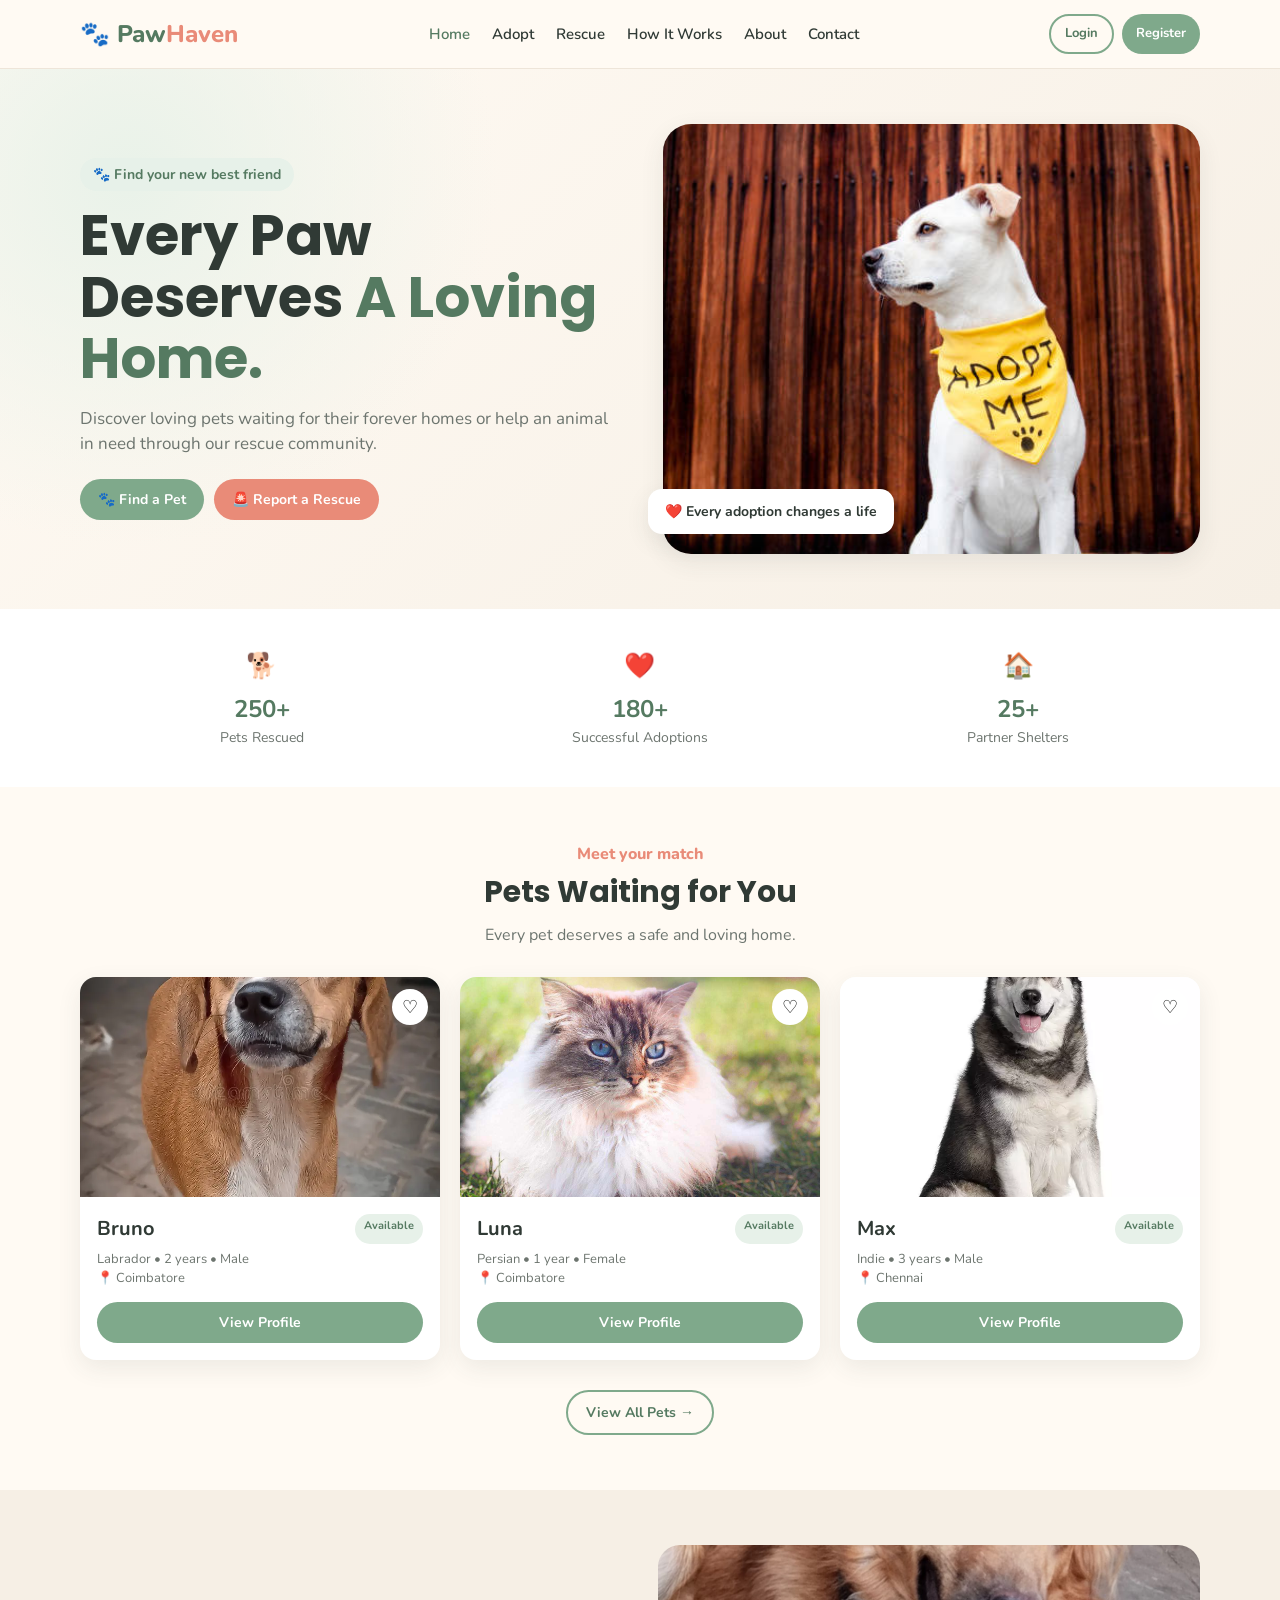
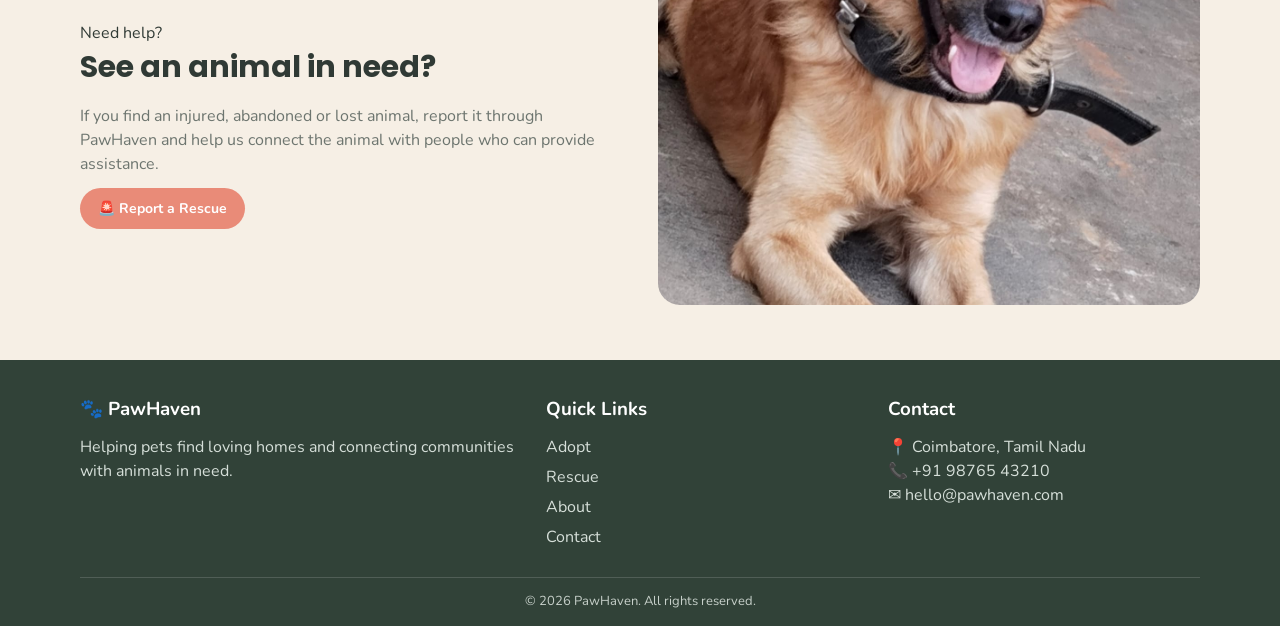
<file: index.html>
<!DOCTYPE html>
<html lang="en">

<head>

    <meta charset="UTF-8">

    <meta name="viewport"
          content="width=device-width, initial-scale=1.0">

    <title>PawHaven | Pet Adoption & Rescue</title>

    <link rel="stylesheet"
          href="css/style.css">

</head>

<body>

<nav class="navbar">

    <div class="container nav-content">

        <a href="index.html" class="logo">
            🐾 Paw<span>Haven</span>
        </a>

        <button class="menu-toggle"
                id="menuToggle">
            ☰
        </button>

        <ul class="nav-links"
            id="navLinks">

            <li><a href="index.html"
                   class="active">Home</a></li>

            <li><a href="adopt.html">Adopt</a></li>

            <li><a href="rescue.html">Rescue</a></li>

            <li>
                <a href="how-it-works.html">
                    How It Works
                </a>
            </li>

            <li><a href="about.html">About</a></li>

            <li><a href="contact.html">Contact</a></li>

        </ul>

        <div class="nav-buttons">

            <a href="login.html"
               class="btn btn-outline btn-small">
                Login
            </a>

            <a href="register.html"
               class="btn btn-primary btn-small">
                Register
            </a>

        </div>

    </div>

</nav>


<main>

<section class="hero">

    <div class="container hero-content">

        <div class="hero-text">

            <span class="tag">
                🐾 Find your new best friend
            </span>

            <h1>
                Every Paw Deserves
                <span>A Loving Home.</span>
            </h1>

            <p>
                Discover loving pets waiting for their forever
                homes or help an animal in need through our rescue
                community.
            </p>

            <div class="hero-buttons">

                <a href="adopt.html"
                   class="btn btn-primary">
                    🐾 Find a Pet
                </a>

                <a href="rescue.html"
                   class="btn btn-coral">
                    🚨 Report a Rescue
                </a>

            </div>

        </div>


        <div class="hero-image">

            <img src="images/hero.jpg"
                 alt="Happy adopted dog">

            <div class="hero-badge">
                ❤️ Every adoption changes a life
            </div>

        </div>

    </div>

</section>


<section class="stats">

    <div class="container stats-grid">

        <div class="stat-card">
            <div class="icon">🐕</div>
            <h3>250+</h3>
            <p>Pets Rescued</p>
        </div>

        <div class="stat-card">
            <div class="icon">❤️</div>
            <h3>180+</h3>
            <p>Successful Adoptions</p>
        </div>

        <div class="stat-card">
            <div class="icon">🏠</div>
            <h3>25+</h3>
            <p>Partner Shelters</p>
        </div>

    </div>

</section>


<section class="section">

    <div class="container">

        <div class="section-heading">

            <span class="tag">Meet your match</span>

            <h2>Pets Waiting for You</h2>

            <p>
                Every pet deserves a safe and loving home.
            </p>

        </div>


        <div class="pet-grid">

            <div class="pet-card">

                <div class="pet-image">

                    <img src="images/dog1.jpg"
                         alt="Bruno">

                    <button class="favorite">
                        ♡
                    </button>

                </div>

                <div class="pet-info">

                    <div class="pet-title">

                        <h3>Bruno</h3>

                        <span class="status">
                            Available
                        </span>

                    </div>

                    <p class="pet-meta">
                        Labrador • 2 years • Male
                        <br>
                        📍 Coimbatore
                    </p>

                    <a href="pet-details.html?id=1"
                       class="btn btn-primary">
                        View Profile
                    </a>

                </div>

            </div>


            <div class="pet-card">

                <div class="pet-image">

                    <img src="images/cat1.jpg"
                         alt="Luna">

                    <button class="favorite">
                        ♡
                    </button>

                </div>

                <div class="pet-info">

                    <div class="pet-title">

                        <h3>Luna</h3>

                        <span class="status">
                            Available
                        </span>

                    </div>

                    <p class="pet-meta">
                        Persian • 1 year • Female
                        <br>
                        📍 Coimbatore
                    </p>

                    <a href="pet-details.html?id=2"
                       class="btn btn-primary">
                        View Profile
                    </a>

                </div>

            </div>


            <div class="pet-card">

                <div class="pet-image">

                    <img src="images/dog2.jpg"
                         alt="Max">

                    <button class="favorite">
                        ♡
                    </button>

                </div>

                <div class="pet-info">

                    <div class="pet-title">

                        <h3>Max</h3>

                        <span class="status">
                            Available
                        </span>

                    </div>

                    <p class="pet-meta">
                        Indie • 3 years • Male
                        <br>
                        📍 Chennai
                    </p>

                    <a href="pet-details.html?id=3"
                       class="btn btn-primary">
                        View Profile
                    </a>

                </div>

            </div>

        </div>


        <div style="text-align:center; margin-top:30px">

            <a href="adopt.html"
               class="btn btn-outline">
                View All Pets →
            </a>

        </div>

    </div>

</section>


<section class="section"
         style="background:#f6efe5">

    <div class="container info-grid">

        <div class="info-text">

            <span class="tag">
                Need help?
            </span>

            <h2>
                See an animal in need?
            </h2>

            <p>
                If you find an injured, abandoned or lost animal,
                report it through PawHaven and help us connect
                the animal with people who can provide assistance.
            </p>

            <a href="rescue.html"
               class="btn btn-coral">
                🚨 Report a Rescue
            </a>

        </div>

        <div class="info-image">

            <img src="images/dog3.jpg"
                 alt="Rescue dog">

        </div>

    </div>

</section>

</main>


<footer class="footer">

    <div class="container">

        <div class="footer-grid">

            <div>

                <h3>🐾 PawHaven</h3>

                <p>
                    Helping pets find loving homes and connecting
                    communities with animals in need.
                </p>

            </div>

            <div>

                <h3>Quick Links</h3>

                <ul class="footer-links">

                    <li>
                        <a href="adopt.html">Adopt</a>
                    </li>

                    <li>
                        <a href="rescue.html">Rescue</a>
                    </li>

                    <li>
                        <a href="about.html">About</a>
                    </li>

                    <li>
                        <a href="contact.html">Contact</a>
                    </li>

                </ul>

            </div>

            <div>

                <h3>Contact</h3>

                <p>📍 Coimbatore, Tamil Nadu</p>
                <p>📞 +91 98765 43210</p>
                <p>✉ hello@pawhaven.com</p>

            </div>

        </div>

        <div class="footer-bottom">

            © <span id="year"></span> PawHaven.
            All rights reserved.

        </div>

    </div>

</footer>


<script src="js/main.js"></script>

</body>

</html>
</file>
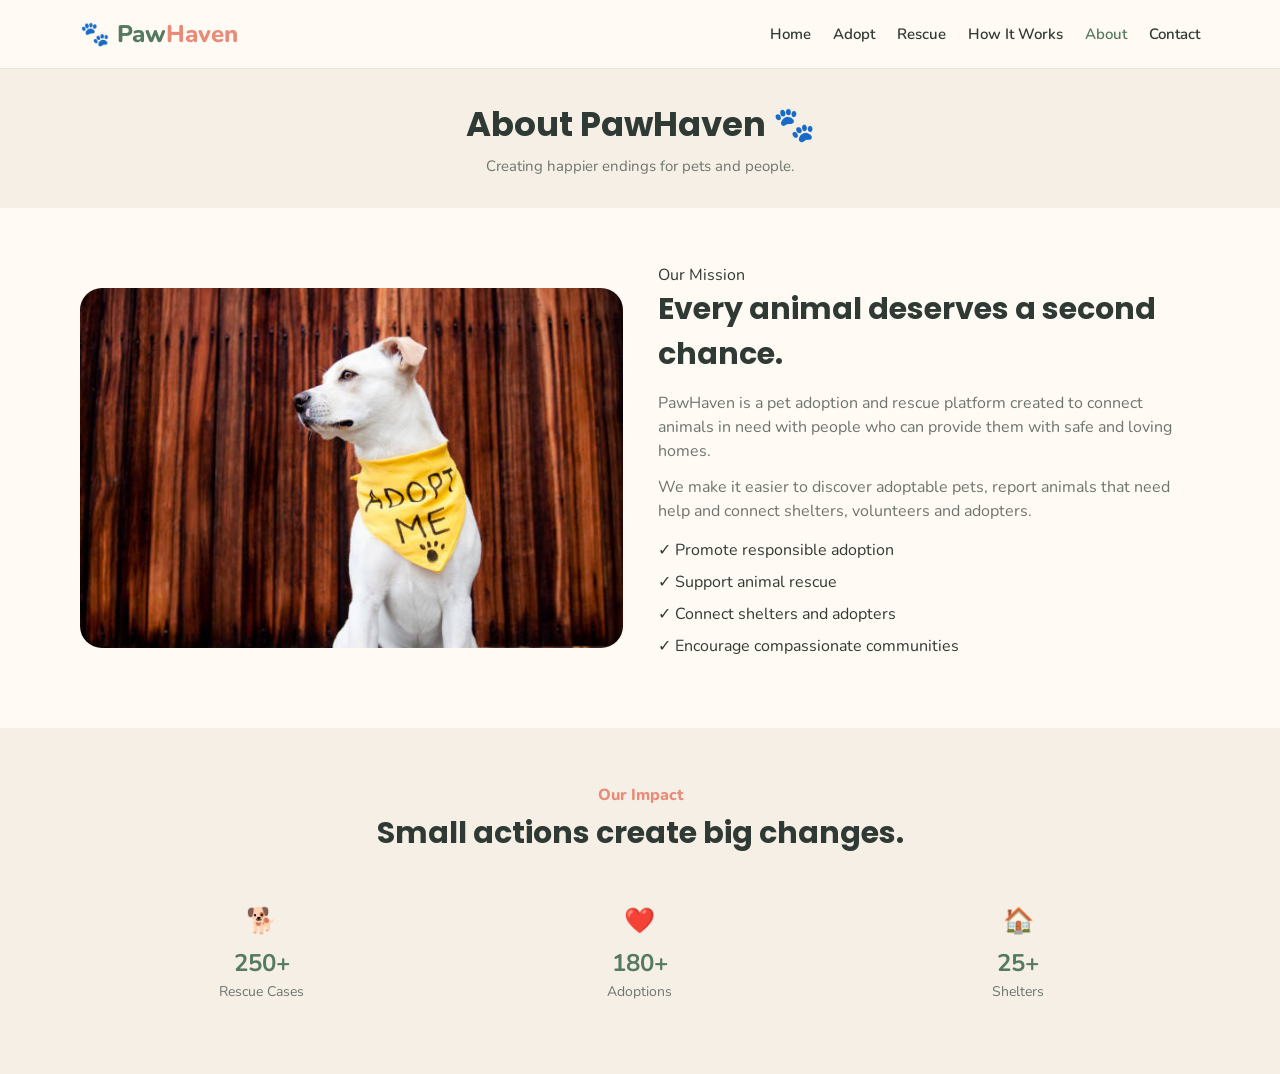
<file: about.html>
<!DOCTYPE html>
<html lang="en">

<head>

    <meta charset="UTF-8">

    <meta name="viewport"
          content="width=device-width, initial-scale=1.0">

    <title>About Us | PawHaven</title>

    <link rel="stylesheet"
          href="css/style.css">

</head>

<body>

<nav class="navbar">

    <div class="container nav-content">

        <a href="index.html" class="logo">
            🐾 Paw<span>Haven</span>
        </a>

        <ul class="nav-links">

            <li><a href="index.html">Home</a></li>
            <li><a href="adopt.html">Adopt</a></li>
            <li><a href="rescue.html">Rescue</a></li>
            <li><a href="how-it-works.html">How It Works</a></li>
            <li>
                <a href="about.html"
                   class="active">
                    About
                </a>
            </li>
            <li><a href="contact.html">Contact</a></li>

        </ul>

    </div>

</nav>


<header class="page-header">

    <div class="container">

        <h1>About PawHaven 🐾</h1>

        <p>
            Creating happier endings for pets and people.
        </p>

    </div>

</header>


<main>

<section class="section">

    <div class="container info-grid">

        <div class="info-image">

            <img src="images/hero.jpg"
                 alt="Pet waiting for a home">

        </div>


        <div class="info-text">

            <span class="tag">
                Our Mission
            </span>

            <h2>
                Every animal deserves a second chance.
            </h2>

            <p>
                PawHaven is a pet adoption and rescue platform
                created to connect animals in need with people
                who can provide them with safe and loving homes.
            </p>

            <p>
                We make it easier to discover adoptable pets,
                report animals that need help and connect
                shelters, volunteers and adopters.
            </p>

            <ul class="info-list">

                <li>✓ Promote responsible adoption</li>
                <li>✓ Support animal rescue</li>
                <li>✓ Connect shelters and adopters</li>
                <li>✓ Encourage compassionate communities</li>

            </ul>

        </div>

    </div>

</section>


<section class="section"
         style="background:#f6efe5">

    <div class="container">

        <div class="section-heading">

            <span class="tag">
                Our Impact
            </span>

            <h2>
                Small actions create big changes.
            </h2>

        </div>


        <div class="stats-grid">

            <div class="stat-card">

                <div class="icon">🐕</div>

                <h3>250+</h3>

                <p>
                    Rescue Cases
                </p>

            </div>


            <div class="stat-card">

                <div class="icon">❤️</div>

                <h3>180+</h3>

                <p>
                    Adoptions
                </p>

            </div>


            <div class="stat-card">

                <div class="icon">🏠</div>

                <h3>25+</h3>

                <p>
                    Shelters
                </p>

            </div>

        </div>

    </div>

</section>

</main>

</body>

</html>
</file>
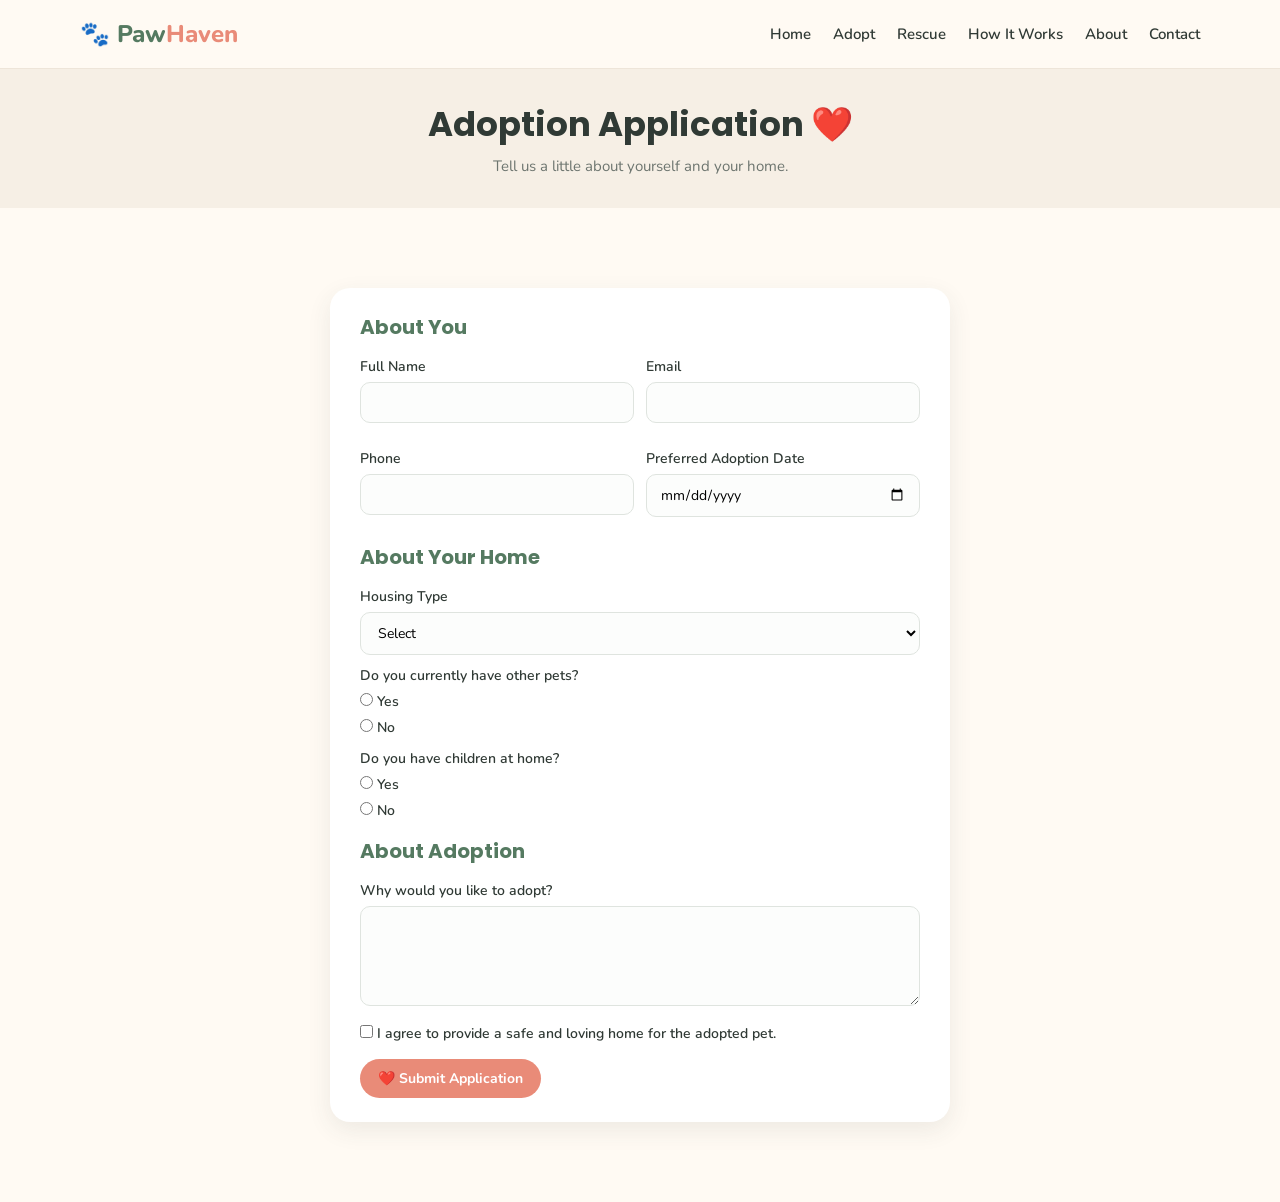
<file: adoption.html>
<!DOCTYPE html>
<html lang="en">

<head>

    <meta charset="UTF-8">

    <meta name="viewport"
          content="width=device-width, initial-scale=1.0">

    <title>Adoption Application | PawHaven</title>

    <link rel="stylesheet"
          href="css/style.css">

</head>

<body>

<nav class="navbar">

    <div class="container nav-content">

        <a href="index.html" class="logo">
            🐾 Paw<span>Haven</span>
        </a>

        <ul class="nav-links">

            <li><a href="index.html">Home</a></li>
            <li><a href="adopt.html">Adopt</a></li>
            <li><a href="rescue.html">Rescue</a></li>
            <li><a href="how-it-works.html">How It Works</a></li>
            <li><a href="about.html">About</a></li>
            <li><a href="contact.html">Contact</a></li>

        </ul>

    </div>

</nav>


<header class="page-header">

    <div class="container">

        <h1>Adoption Application ❤️</h1>

        <p>
            Tell us a little about yourself and your home.
        </p>

    </div>

</header>


<main class="section">

    <div class="form-container">

        <div id="adoptionSuccess"
             class="success-message">
        </div>


        <form id="adoptionForm">

            <div class="form-section">

                <h3>About You</h3>

                <div class="form-grid">

                    <div class="form-group">

                        <label for="applicantName">
                            Full Name
                        </label>

                        <input type="text"
                               id="applicantName"
                               class="form-control"
                               required>

                        <span id="applicantNameError"
                              class="error-message">
                        </span>

                    </div>


                    <div class="form-group">

                        <label for="applicantEmail">
                            Email
                        </label>

                        <input type="email"
                               id="applicantEmail"
                               class="form-control"
                               required>

                        <span id="applicantEmailError"
                              class="error-message">
                        </span>

                    </div>


                    <div class="form-group">

                        <label>
                            Phone
                        </label>

                              <input id="applicantPhone"
                                  type="tel"
                               class="form-control"
                               pattern="[0-9]{10}"
                               required>

                    </div>


                    <div class="form-group">

                        <label>
                            Preferred Adoption Date
                        </label>

                              <input id="preferredDate"
                                  type="date"
                               class="form-control"
                               required>

                    </div>

                </div>

            </div>


            <div class="form-section">

                <h3>About Your Home</h3>

                <div class="form-group">

                    <label>
                        Housing Type
                    </label>

                        <select id="housingType"
                            class="form-control"
                            required>

                        <option value="">
                            Select
                        </option>

                        <option>
                            Independent House
                        </option>

                        <option>
                            Apartment
                        </option>

                        <option>
                            Other
                        </option>

                    </select>

                </div>


                <div class="form-group">

                    <label>
                        Do you currently have other pets?
                    </label>

                    <label>
                        <input type="radio"
                               name="otherPets"
                               value="Yes"
                               id="otherPetsYes"
                               required>
                        Yes
                    </label>

                    <label>
                        <input type="radio"
                               name="otherPets"
                               value="No"
                               id="otherPetsNo">
                        No
                    </label>

                </div>


                <div class="form-group">

                    <label>
                        Do you have children at home?
                    </label>

                    <label>
                        <input type="radio"
                               name="children"
                               value="Yes"
                               id="childrenYes"
                               required>
                        Yes
                    </label>

                    <label>
                        <input type="radio"
                               name="children"
                               value="No"
                               id="childrenNo">
                        No
                    </label>

                </div>

            </div>


            <div class="form-section">

                <h3>About Adoption</h3>

                <div class="form-group">

                    <label for="reason">
                        Why would you like to adopt?
                    </label>

                    <textarea
                        id="reason"
                        class="form-control"
                        required></textarea>

                    <span id="reasonError"
                          class="error-message">
                    </span>

                </div>


                <div class="form-group">

                    <label>

                        <input type="checkbox"
                               id="agreement">

                        I agree to provide a safe and loving
                        home for the adopted pet.

                    </label>

                    <span id="agreementError"
                          class="error-message">
                    </span>

                </div>

            </div>


            <button type="submit"
                    class="btn btn-coral">

                ❤️ Submit Application

            </button>

        </form>

    </div>

</main>


<script src="js/validation.js"></script>

</body>

</html>
</file>
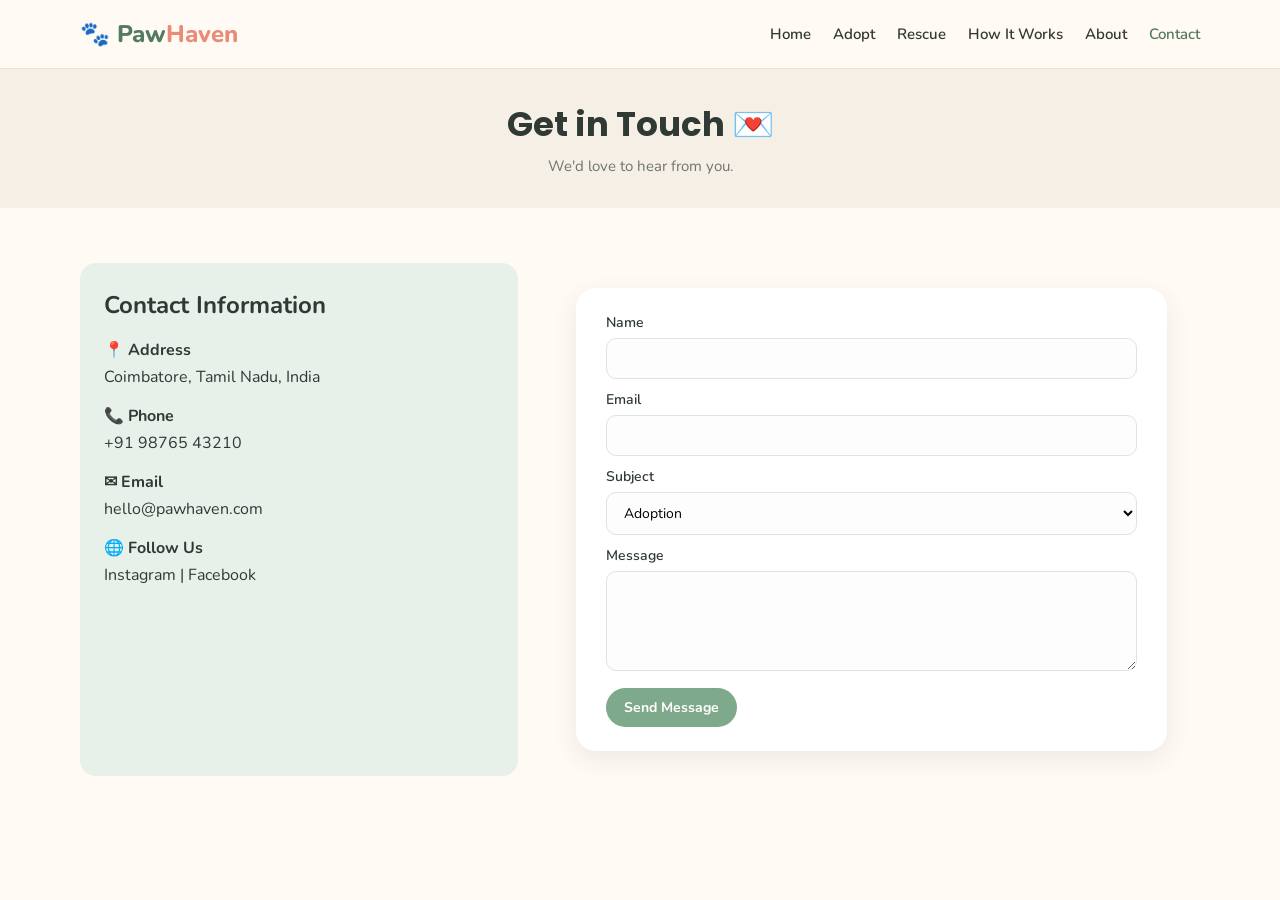
<file: contact.html>
<!DOCTYPE html>
<html lang="en">

<head>

    <meta charset="UTF-8">

    <meta name="viewport"
          content="width=device-width, initial-scale=1.0">

    <title>Contact | PawHaven</title>

    <link rel="stylesheet"
          href="css/style.css">

</head>

<body>

<nav class="navbar">

    <div class="container nav-content">

        <a href="index.html" class="logo">
            🐾 Paw<span>Haven</span>
        </a>

        <ul class="nav-links">

            <li><a href="index.html">Home</a></li>
            <li><a href="adopt.html">Adopt</a></li>
            <li><a href="rescue.html">Rescue</a></li>
            <li><a href="how-it-works.html">How It Works</a></li>
            <li><a href="about.html">About</a></li>
            <li>
                <a href="contact.html"
                   class="active">
                    Contact
                </a>
            </li>

        </ul>

    </div>

</nav>


<header class="page-header">

    <div class="container">

        <h1>Get in Touch 💌</h1>

        <p>
            We'd love to hear from you.
        </p>

    </div>

</header>


<main class="section">

    <div class="container contact-grid">


        <div class="contact-card">

            <h2>
                Contact Information
            </h2>

            <div class="contact-item">

                <strong>📍 Address</strong>

                Coimbatore, Tamil Nadu, India

            </div>


            <div class="contact-item">

                <strong>📞 Phone</strong>

                +91 98765 43210

            </div>


            <div class="contact-item">

                <strong>✉ Email</strong>

                hello@pawhaven.com

            </div>


            <div class="contact-item">

                <strong>🌐 Follow Us</strong>

                <a href="#">
                    Instagram
                </a>
                |
                <a href="#">
                    Facebook
                </a>

            </div>

        </div>


        <div class="form-container">

            <div id="contactSuccess"
                 class="success-message">
            </div>


            <form id="contactForm">

                <div class="form-group">

                    <label for="contactName">
                        Name
                    </label>

                    <input type="text"
                           id="contactName"
                           class="form-control"
                           required>

                    <span id="contactNameError"
                          class="error-message">
                    </span>

                </div>


                <div class="form-group">

                    <label for="contactEmail">
                        Email
                    </label>

                    <input type="email"
                           id="contactEmail"
                           class="form-control"
                           required>

                    <span id="contactEmailError"
                          class="error-message">
                    </span>

                </div>


                <div class="form-group">

                    <label>
                        Subject
                    </label>

                        <select id="contactSubject"
                            class="form-control">

                        <option>
                            Adoption
                        </option>

                        <option>
                            Rescue
                        </option>

                        <option>
                            Shelter Partnership
                        </option>

                        <option>
                            General Enquiry
                        </option>

                    </select>

                </div>


                <div class="form-group">

                    <label for="contactMessage">
                        Message
                    </label>

                    <textarea
                        id="contactMessage"
                        class="form-control"
                        required></textarea>

                    <span id="contactMessageError"
                          class="error-message">
                    </span>

                </div>


                <button type="submit"
                        class="btn btn-primary">

                    Send Message

                </button>

            </form>

        </div>

    </div>

</main>


<script src="js/validation.js"></script>

</body>

</html>
</file>
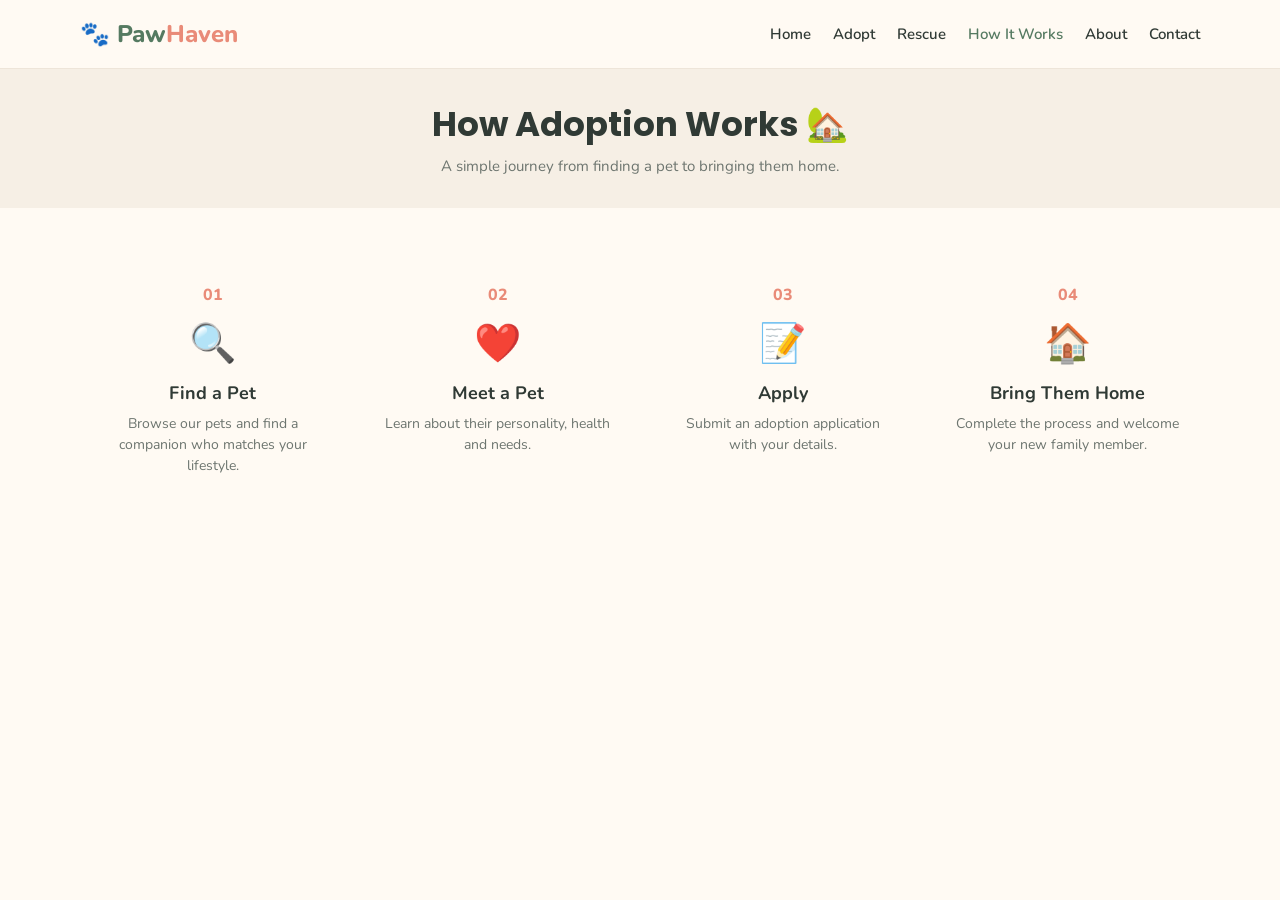
<file: how-it-works.html>
<!DOCTYPE html>
<html lang="en">

<head>

    <meta charset="UTF-8">

    <meta name="viewport"
          content="width=device-width, initial-scale=1.0">

    <title>How It Works | PawHaven</title>

    <link rel="stylesheet"
          href="css/style.css">

</head>

<body>

<nav class="navbar">

    <div class="container nav-content">

        <a href="index.html" class="logo">
            🐾 Paw<span>Haven</span>
        </a>

        <ul class="nav-links">

            <li><a href="index.html">Home</a></li>
            <li><a href="adopt.html">Adopt</a></li>
            <li><a href="rescue.html">Rescue</a></li>
            <li>
                <a href="how-it-works.html"
                   class="active">
                    How It Works
                </a>
            </li>
            <li><a href="about.html">About</a></li>
            <li><a href="contact.html">Contact</a></li>

        </ul>

    </div>

</nav>


<header class="page-header">

    <div class="container">

        <h1>How Adoption Works 🏡</h1>

        <p>
            A simple journey from finding a pet to bringing
            them home.
        </p>

    </div>

</header>


<main>

<section class="section">

    <div class="container">

        <div class="steps">

            <div class="step">

                <span class="step-number">
                    01
                </span>

                <div class="step-icon">
                    🔍
                </div>

                <h3>Find a Pet</h3>

                <p>
                    Browse our pets and find a companion
                    who matches your lifestyle.
                </p>

            </div>


            <div class="step">

                <span class="step-number">
                    02
                </span>

                <div class="step-icon">
                    ❤️
                </div>

                <h3>Meet a Pet</h3>

                <p>
                    Learn about their personality, health
                    and needs.
                </p>

            </div>


            <div class="step">

                <span class="step-number">
                    03
                </span>

                <div class="step-icon">
                    📝
                </div>

                <h3>Apply</h3>

                <p>
                    Submit an adoption application with
                    your details.
                </p>

            </div>


            <div class="step">

                <span class="step-number">
                    04
                </span>

                <div class="step-icon">
                    🏠
                </div>

                <h3>Bring Them Home</h3>

                <p>
                    Complete the process and welcome your
                    new family member.
                </p>

            </div>

        </div>

    </div>

</section>

</main>


</body>

</html>
</file>
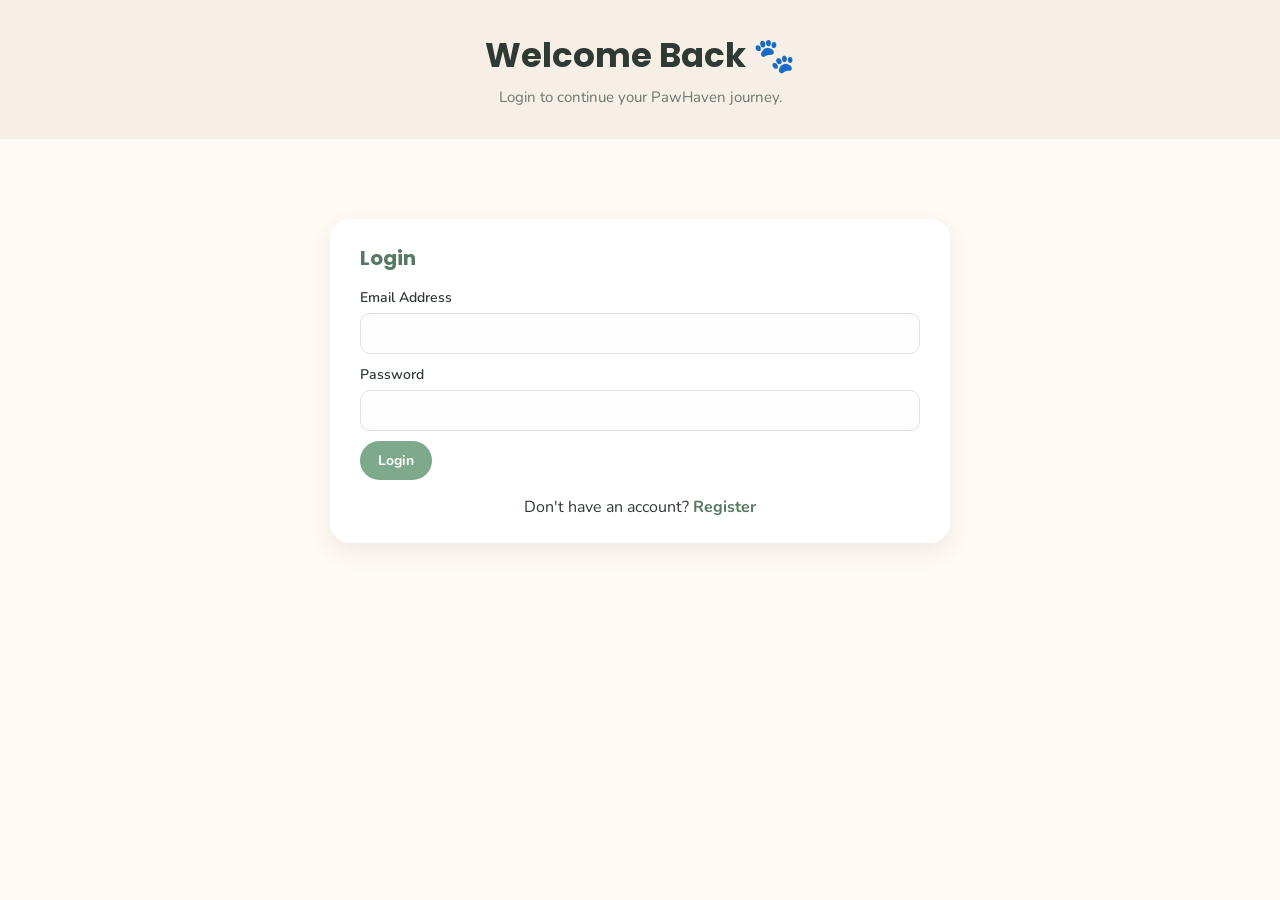
<file: login.html>
<!DOCTYPE html>
<html lang="en">

<head>

    <meta charset="UTF-8">

    <meta name="viewport"
          content="width=device-width, initial-scale=1.0">

    <title>Login | PawHaven</title>

    <link rel="stylesheet"
          href="css/style.css">

</head>

<body>

<header class="page-header">

    <div class="container">

        <h1>Welcome Back 🐾</h1>

        <p>
            Login to continue your PawHaven journey.
        </p>

    </div>

</header>


<main class="section">

    <div class="form-container">

        <form id="loginForm">

            <div class="form-section">

                <h3>Login</h3>


                <div class="form-group">

                    <label for="loginEmail">
                        Email Address
                    </label>

                    <input type="email"
                           id="loginEmail"
                           class="form-control"
                           required>

                    <span id="loginEmailError"
                          class="error-message">
                    </span>

                </div>


                <div class="form-group">

                    <label for="loginPassword">
                        Password
                    </label>

                    <input type="password"
                           id="loginPassword"
                           class="form-control"
                           required>

                    <span id="loginPasswordError"
                          class="error-message">
                    </span>

                </div>


                <button type="submit"
                        class="btn btn-primary">

                    Login

                </button>

            </div>

        </form>


        <p style="text-align:center">

            Don't have an account?

            <a href="register.html"
               style="color:#557a61;font-weight:700">

                Register

            </a>

        </p>

    </div>

</main>


<script src="js/validation.js"></script>

</body>

</html>
</file>
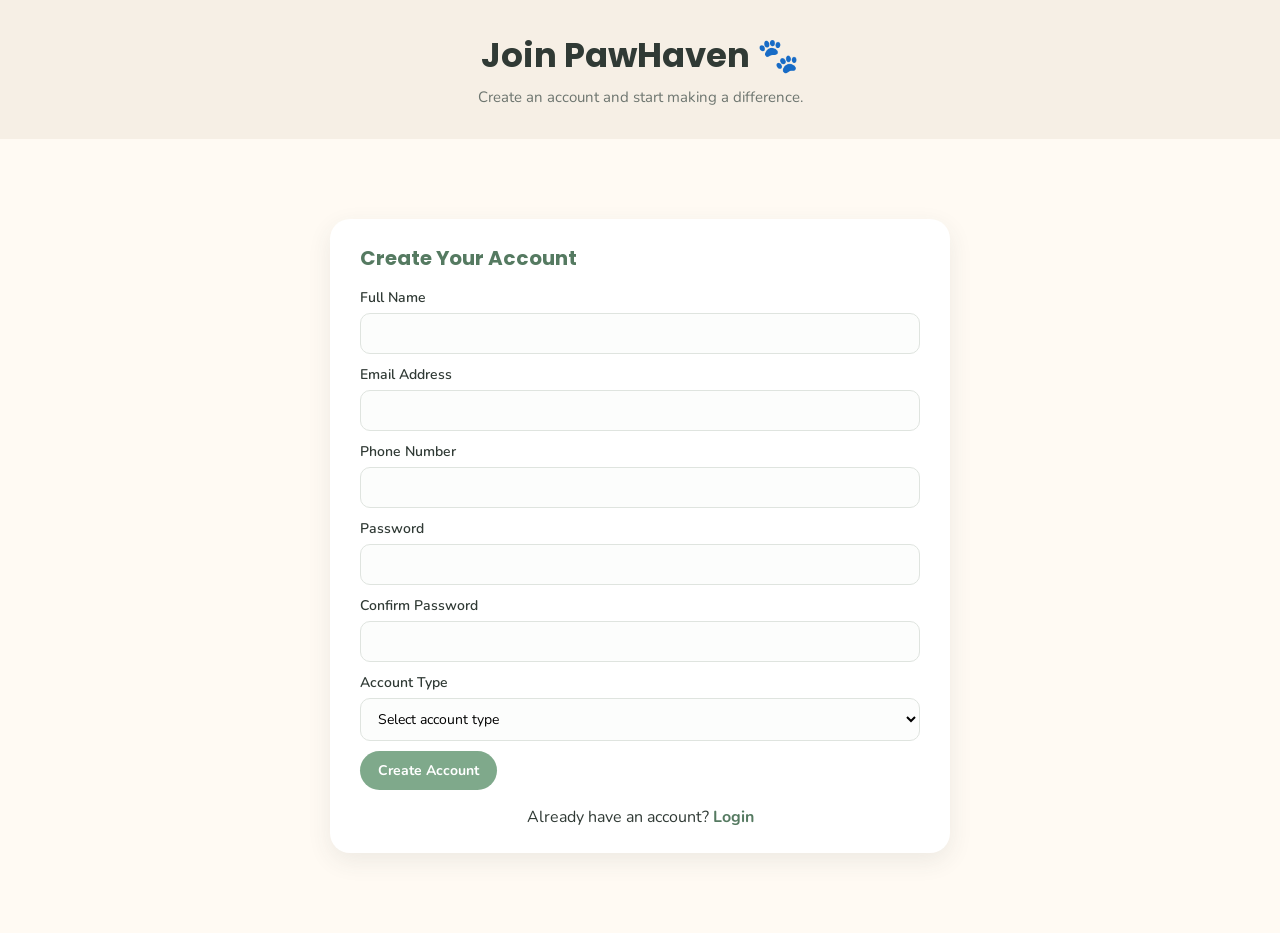
<file: register.html>
<!DOCTYPE html>
<html lang="en">

<head>

    <meta charset="UTF-8">

    <meta name="viewport"
          content="width=device-width, initial-scale=1.0">

    <title>Create Account | PawHaven</title>

    <link rel="stylesheet"
          href="css/style.css">

</head>

<body>

<header class="page-header">

    <div class="container">

        <h1>Join PawHaven 🐾</h1>

        <p>
            Create an account and start making a difference.
        </p>

    </div>

</header>


<main class="section">

    <div class="form-container">

        <div id="successMessage"
             class="success-message">
        </div>


        <form id="registerForm">

            <div class="form-section">

                <h3>Create Your Account</h3>


                <div class="form-group">

                    <label for="name">
                        Full Name
                    </label>

                    <input type="text"
                           id="name"
                           class="form-control"
                           required>

                    <span id="nameError"
                          class="error-message">
                    </span>

                </div>


                <div class="form-group">

                    <label for="email">
                        Email Address
                    </label>

                    <input type="email"
                           id="email"
                           class="form-control"
                           required>

                    <span id="emailError"
                          class="error-message">
                    </span>

                </div>


                <div class="form-group">

                    <label for="phone">
                        Phone Number
                    </label>

                    <input type="tel"
                           id="phone"
                           class="form-control"
                           pattern="[0-9]{10}"
                           required>

                    <span id="phoneError"
                          class="error-message">
                    </span>

                </div>


                <div class="form-group">

                    <label for="password">
                        Password
                    </label>

                    <input type="password"
                           id="password"
                           class="form-control"
                           required>

                    <span id="passwordError"
                          class="error-message">
                    </span>

                </div>


                <div class="form-group">

                    <label for="confirmPassword">
                        Confirm Password
                    </label>

                    <input type="password"
                           id="confirmPassword"
                           class="form-control"
                           required>

                    <span id="confirmPasswordError"
                          class="error-message">
                    </span>

                </div>


                <div class="form-group">

                    <label>
                        Account Type
                    </label>

                        <select id="accountType"
                            class="form-control"
                            required>

                        <option value="">
                            Select account type
                        </option>

                        <option value="user">
                            Pet Adopter
                        </option>

                        <option value="shelter">
                            Shelter / Rescue Organization
                        </option>

                    </select>

                </div>


                <button type="submit"
                        class="btn btn-primary">

                    Create Account

                </button>

            </div>

        </form>


        <p style="text-align:center">

            Already have an account?

            <a href="login.html"
               style="color:#557a61;font-weight:700">

                Login

            </a>

        </p>

    </div>

</main>


<script src="js/validation.js"></script>
<script src="js/auth.js"></script>

</body>

</html>
</file>
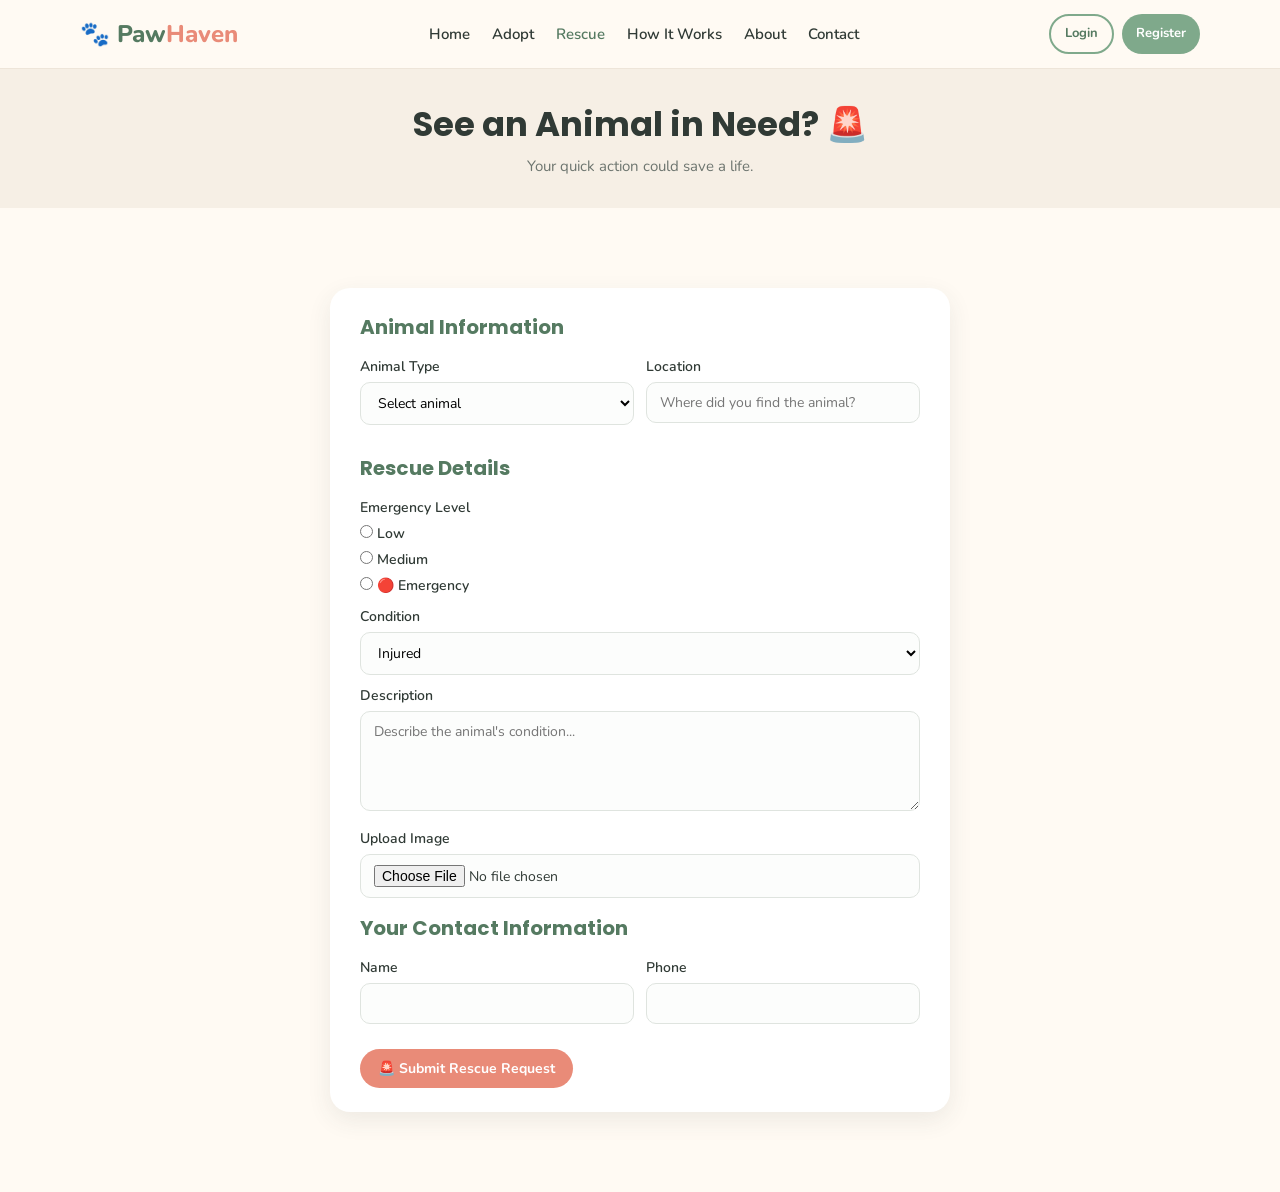
<file: rescue.html>
<!DOCTYPE html>
<html lang="en">

<head>

    <meta charset="UTF-8">

    <meta name="viewport"
          content="width=device-width, initial-scale=1.0">

    <title>Report a Rescue | PawHaven</title>

    <link rel="stylesheet"
          href="css/style.css">

</head>

<body>

<nav class="navbar">

    <div class="container nav-content">

        <a href="index.html" class="logo">
            🐾 Paw<span>Haven</span>
        </a>

        <button class="menu-toggle"
                id="menuToggle">
            ☰
        </button>

        <ul class="nav-links"
            id="navLinks">

            <li><a href="index.html">Home</a></li>
            <li><a href="adopt.html">Adopt</a></li>
            <li><a href="rescue.html" class="active">Rescue</a></li>
            <li><a href="how-it-works.html">How It Works</a></li>
            <li><a href="about.html">About</a></li>
            <li><a href="contact.html">Contact</a></li>

        </ul>

        <div class="nav-buttons">

            <a href="login.html"
               class="btn btn-outline btn-small">
                Login
            </a>

            <a href="register.html"
               class="btn btn-primary btn-small">
                Register
            </a>

        </div>

    </div>

</nav>


<header class="page-header">

    <div class="container">

        <h1>See an Animal in Need? 🚨</h1>

        <p>
            Your quick action could save a life.
        </p>

    </div>

</header>


<main class="section">

    <div class="form-container">

        <div id="rescueSuccess"
             class="success-message">
        </div>

        <form id="rescueForm">

            <div class="form-section">

                <h3>Animal Information</h3>

                <div class="form-grid">

                    <div class="form-group">

                        <label for="animalType">
                            Animal Type
                        </label>

                        <select id="animalType"
                                class="form-control"
                                required>

                            <option value="">
                                Select animal
                            </option>

                            <option value="Dog">
                                Dog
                            </option>

                            <option value="Cat">
                                Cat
                            </option>

                            <option value="Other">
                                Other
                            </option>

                        </select>

                        <span id="animalTypeError"
                              class="error-message">
                        </span>

                    </div>


                    <div class="form-group">

                        <label for="rescueLocation">
                            Location
                        </label>

                        <input
                            type="text"
                            id="rescueLocation"
                            class="form-control"
                            placeholder="Where did you find the animal?"
                            required>

                        <span id="locationError"
                              class="error-message">
                        </span>

                    </div>

                </div>

            </div>


            <div class="form-section">

                <h3>Rescue Details</h3>

                <div class="form-group">

                    <label>
                        Emergency Level
                    </label>

                    <label>
                        <input type="radio"
                               name="emergency"
                               value="Low"
                               required>
                        Low
                    </label>

                    <label>
                        <input type="radio"
                               name="emergency"
                               value="Medium">
                        Medium
                    </label>

                    <label>
                        <input type="radio"
                               name="emergency"
                               value="High">
                        🔴 Emergency
                    </label>

                </div>


                <div class="form-group">

                    <label for="condition">
                        Condition
                    </label>

                    <select id="condition"
                            class="form-control">

                        <option>
                            Injured
                        </option>

                        <option>
                            Abandoned
                        </option>

                        <option>
                            Lost
                        </option>

                        <option>
                            Sick
                        </option>

                        <option>
                            Other
                        </option>

                    </select>

                </div>


                <div class="form-group">

                    <label for="rescueDescription">
                        Description
                    </label>

                    <textarea
                        id="rescueDescription"
                        class="form-control"
                        placeholder="Describe the animal's condition..."
                        required></textarea>

                    <span id="descriptionError"
                          class="error-message">
                    </span>

                </div>


                <div class="form-group">

                    <label for="rescueImage">
                        Upload Image
                    </label>

                    <input type="file"
                           id="rescueImage"
                           class="form-control"
                           accept="image/*">

                </div>

            </div>


            <div class="form-section">

                <h3>Your Contact Information</h3>

                <div class="form-grid">

                    <div class="form-group">

                        <label for="reporterName">
                            Name
                        </label>

                        <input type="text"
                               id="reporterName"
                               class="form-control"
                               required>

                    </div>

                    <div class="form-group">

                        <label for="reporterPhone">
                            Phone
                        </label>

                        <input type="tel"
                               id="reporterPhone"
                               class="form-control"
                               pattern="[0-9]{10}"
                               required>

                    </div>

                </div>

            </div>


            <button type="submit"
                    class="btn btn-coral">

                🚨 Submit Rescue Request

            </button>

        </form>

    </div>

</main>


<script src="js/main.js"></script>
<script src="js/validation.js"></script>

</body>

</html>
</file>
<file: css/style.css>
@import url('https://fonts.googleapis.com/css2?family=Nunito:wght@400;500;600;700;800&family=Poppins:wght@400;500;600;700&display=swap');


/* =====================================================
   ROOT VARIABLES
===================================================== */

:root {

    --sage: #7fa98b;
    --sage-dark: #557a61;
    --sage-light: #e7f1e9;

    --beige: #f6efe5;
    --cream: #fffaf3;

    --coral: #e98b78;
    --coral-dark: #d96f5d;

    --white: #ffffff;

    --charcoal: #303a35;
    --gray: #6d756f;
    --light-gray: #eef1ee;

    --shadow: 0 8px 25px rgba(54, 72, 61, 0.09);

    --radius: 16px;
}


/* =====================================================
   GLOBAL RESET
===================================================== */

* {
    margin: 0;
    padding: 0;
    box-sizing: border-box;
}

html {
    scroll-behavior: smooth;
}

body {
    font-family: 'Nunito', sans-serif;
    color: var(--charcoal);
    background: var(--cream);
    line-height: 1.5;
}

a {
    text-decoration: none;
    color: inherit;
}

img {
    max-width: 100%;
    display: block;
}

button,
input,
select,
textarea {
    font-family: inherit;
}


/* =====================================================
   CONTAINER
===================================================== */

.container {
    width: min(1120px, 92%);
    margin: auto;
}


/* =====================================================
   NAVBAR
===================================================== */

.navbar {
    background: rgba(255, 250, 243, 0.97);
    border-bottom: 1px solid #eee5d9;

    position: sticky;
    top: 0;

    z-index: 1000;
}

.nav-content {

    min-height: 68px;

    display: flex;
    align-items: center;
    justify-content: space-between;

    gap: 20px;
}

.logo {

    font-size: 24px;
    font-weight: 800;

    color: var(--sage-dark);
}

.logo span {
    color: var(--coral);
}

.nav-links {

    display: flex;
    align-items: center;

    gap: 22px;

    list-style: none;
}

.nav-links a {

    font-size: 15px;
    font-weight: 600;

    color: var(--charcoal);

    transition: 0.3s;
}

.nav-links a:hover,
.nav-links a.active {
    color: var(--sage-dark);
}

.nav-buttons {

    display: flex;
    gap: 8px;
}

.menu-toggle {

    display: none;

    border: none;
    background: none;

    font-size: 26px;

    cursor: pointer;
}


/* =====================================================
   BUTTONS
===================================================== */

.btn {

    display: inline-flex;

    align-items: center;
    justify-content: center;

    gap: 6px;

    padding: 10px 18px;

    border-radius: 28px;

    border: none;

    cursor: pointer;

    font-weight: 700;

    font-size: 14px;

    transition: 0.3s;
}

.btn-primary {

    background: var(--sage);

    color: white;
}

.btn-primary:hover {

    background: var(--sage-dark);

    transform: translateY(-2px);
}

.btn-coral {

    background: var(--coral);

    color: white;
}

.btn-coral:hover {

    background: var(--coral-dark);

    transform: translateY(-2px);
}

.btn-outline {

    border: 2px solid var(--sage);

    color: var(--sage-dark);

    background: transparent;
}

.btn-outline:hover {

    background: var(--sage-light);
}

.btn-small {

    padding: 8px 14px;

    font-size: 13px;
}


/* =====================================================
   HERO
===================================================== */

.hero {

    padding: 55px 0;

    background:
        radial-gradient(
            circle at 10% 20%,
            #e9f2e9 0,
            transparent 30%
        ),
        linear-gradient(
            135deg,
            #fffaf3,
            #f6efe5
        );
}

.hero-content {

    display: grid;

    grid-template-columns: 1fr 1fr;

    align-items: center;

    gap: 45px;
}

.hero-text .tag {

    display: inline-block;

    padding: 6px 13px;

    background: var(--sage-light);

    color: var(--sage-dark);

    border-radius: 20px;

    font-weight: 700;

    font-size: 14px;

    margin-bottom: 14px;
}

.hero-text h1 {

    font-family: 'Poppins', sans-serif;

    font-size: clamp(36px, 4.5vw, 56px);

    line-height: 1.1;

    margin-bottom: 16px;
}

.hero-text h1 span {
    color: var(--sage-dark);
}

.hero-text p {

    color: var(--gray);

    font-size: 17px;

    max-width: 540px;

    margin-bottom: 22px;
}

.hero-buttons {

    display: flex;

    gap: 10px;

    flex-wrap: wrap;
}

.hero-image {
    position: relative;
}

.hero-image img {

    width: 100%;

    height: 430px;

    object-fit: cover;

    border-radius: 28px;

    box-shadow: var(--shadow);
}

.hero-badge {

    position: absolute;

    bottom: 20px;

    left: -15px;

    background: white;

    padding: 12px 17px;

    border-radius: 14px;

    box-shadow: var(--shadow);

    font-weight: 700;

    font-size: 14px;
}


/* =====================================================
   STATS
===================================================== */

.stats {

    padding: 22px 0;

    background: white;
}

.stats-grid {

    display: grid;

    grid-template-columns: repeat(3, 1fr);

    gap: 15px;
}

.stat-card {

    text-align: center;

    padding: 17px;
}

.stat-card .icon {

    font-size: 25px;

    margin-bottom: 5px;
}

.stat-card h3 {

    font-size: 24px;

    color: var(--sage-dark);
}

.stat-card p {

    color: var(--gray);

    font-size: 14px;
}


/* =====================================================
   GENERAL SECTION
===================================================== */

.section {

    padding: 55px 0;
}

.section-heading {

    text-align: center;

    margin-bottom: 30px;
}

.section-heading .tag {

    color: var(--coral);

    font-weight: 800;
}

.section-heading h2 {

    font-family: 'Poppins', sans-serif;

    font-size: 30px;

    margin: 4px 0 8px;
}

.section-heading p {

    color: var(--gray);
}


/* =====================================================
   PET CARDS
===================================================== */

.pet-grid {

    display: grid;

    grid-template-columns: repeat(3, 1fr);

    gap: 20px;
}

.pet-card {

    background: white;

    border-radius: var(--radius);

    overflow: hidden;

    box-shadow: var(--shadow);

    transition: 0.3s;
}

.pet-card:hover {

    transform: translateY(-5px);
}

.pet-image {

    position: relative;
}

.pet-image img {

    width: 100%;

    height: 220px;

    object-fit: cover;
}

.favorite {

    position: absolute;

    right: 12px;
    top: 12px;

    width: 36px;
    height: 36px;

    border-radius: 50%;

    border: none;

    background: white;

    cursor: pointer;

    font-size: 18px;
}

.favorite.active {
    color: var(--coral);
}

.pet-info {

    padding: 17px;
}

.pet-title {

    display: flex;

    justify-content: space-between;

    gap: 8px;
}

.pet-title h3 {

    font-size: 20px;
}

.status {

    padding: 4px 9px;

    border-radius: 20px;

    background: var(--sage-light);

    color: var(--sage-dark);

    font-size: 11px;

    font-weight: 700;
}

.status.adopted {

    background: #f5e4e0;

    color: #a55345;
}

.pet-meta {

    color: var(--gray);

    font-size: 13px;

    margin: 6px 0 13px;
}

.pet-info .btn {
    width: 100%;
}


/* =====================================================
   FILTER
===================================================== */

.filter-box {

    background: white;

    padding: 16px;

    border-radius: var(--radius);

    box-shadow: var(--shadow);

    margin-bottom: 25px;
}

.filter-grid {

    display: grid;

    grid-template-columns:
        2fr
        repeat(4, 1fr);

    gap: 10px;
}


/* =====================================================
   FORM
===================================================== */

.form-container {

    width: min(620px, 90%);

    margin: 25px auto;

    background: white;

    padding: 24px 30px;

    border-radius: 20px;

    box-shadow: var(--shadow);
}

.form-section {

    margin-bottom: 15px;
}

.form-section h3 {

    color: var(--sage-dark);

    margin-bottom: 14px;

    font-family: 'Poppins', sans-serif;

    font-size: 20px;
}

.form-grid {

    display: grid;

    grid-template-columns: repeat(2, 1fr);

    gap: 12px;
}

.form-group {

    margin-bottom: 10px;
}

.form-group.full {

    grid-column: 1 / -1;
}

.form-group label {

    display: block;

    font-weight: 600;

    margin-bottom: 5px;

    font-size: 14px;
}

.form-control {

    width: 100%;

    padding: 10px 13px;

    border: 1px solid #dfe4df;

    border-radius: 10px;

    outline: none;

    background: #fcfdfc;

    font-size: 14px;

    transition: 0.3s;
}

.form-control:focus {

    border-color: var(--sage);

    box-shadow:
        0 0 0 3px
        rgba(127, 169, 139, 0.12);
}

textarea.form-control {

    min-height: 100px;

    resize: vertical;
}

.form-container .btn {

    padding: 10px 18px;

    font-size: 14px;
}

.error-message {

    display: block;

    color: #c55243;

    font-size: 12px;

    margin-top: 3px;

    min-height: 0;
}

.success-message {

    padding: 10px;

    background: var(--sage-light);

    color: var(--sage-dark);

    border-radius: 10px;

    margin-bottom: 14px;

    display: none;

    font-size: 14px;
}

.success-message.form-error {

    background: #fce9e6;

    color: #9b3429;
}


/* =====================================================
   PAGE HEADER
===================================================== */

.page-header {

    background: var(--beige);

    text-align: center;

    padding: 30px 0;
}

.page-header h1 {

    font-family: 'Poppins', sans-serif;

    font-size: 34px;

    margin: 0;
}

.page-header p {

    color: var(--gray);

    margin-top: 5px;

    font-size: 15px;
}


/* =====================================================
   HOW IT WORKS
===================================================== */

.steps {

    display: grid;

    grid-template-columns: repeat(4, 1fr);

    gap: 20px;
}

.step {

    text-align: center;

    padding: 20px;
}

.step-number {

    color: var(--coral);

    font-weight: 800;
}

.step-icon {

    font-size: 38px;

    margin: 8px 0;
}

.step h3 {

    margin-bottom: 6px;

    font-size: 18px;
}

.step p {

    color: var(--gray);

    font-size: 14px;
}


/* =====================================================
   INFORMATION SECTION
===================================================== */

.info-grid {

    display: grid;

    grid-template-columns: 1fr 1fr;

    gap: 35px;

    align-items: center;
}

.info-image img {

    width: 100%;

    height: 360px;

    object-fit: cover;

    border-radius: 22px;
}

.info-text h2 {

    font-family: 'Poppins', sans-serif;

    font-size: 30px;

    margin-bottom: 14px;
}

.info-text p {

    color: var(--gray);

    margin-bottom: 12px;
}

.info-list {

    list-style: none;

    margin: 15px 0;
}

.info-list li {

    margin: 8px 0;
}


/* =====================================================
   CONTACT
===================================================== */

.contact-grid {

    display: grid;

    grid-template-columns: 0.8fr 1.2fr;

    gap: 25px;
}

.contact-card {

    background: var(--sage-light);

    padding: 24px;

    border-radius: var(--radius);
}

.contact-item {

    margin: 15px 0;
}

.contact-item strong {

    display: block;

    margin-bottom: 3px;
}


/* =====================================================
   PET DETAILS
===================================================== */

.pet-detail {

    display: grid;

    grid-template-columns: 1fr 1fr;

    gap: 35px;

    align-items: start;
}

.pet-detail-image img {

    width: 100%;

    height: 430px;

    object-fit: cover;

    border-radius: 22px;
}

.pet-detail-info h1 {

    font-family: 'Poppins', sans-serif;

    font-size: 36px;
}

.pet-detail-info .location {

    color: var(--gray);

    margin: 6px 0 16px;
}

.detail-box {

    display: grid;

    grid-template-columns: repeat(2, 1fr);

    gap: 10px;

    margin: 20px 0;
}

.detail-item {

    padding: 12px;

    background: var(--light-gray);

    border-radius: 10px;
}

.detail-item span {

    display: block;

    color: var(--gray);

    font-size: 12px;
}


/* =====================================================
   DASHBOARD
===================================================== */

.dashboard {

    padding: 35px 0;
}

.dashboard-header {

    margin-bottom: 22px;
}

.dashboard-header h1 {

    font-family: 'Poppins', sans-serif;
}

.dashboard-cards {

    display: grid;

    grid-template-columns: repeat(4, 1fr);

    gap: 14px;

    margin-bottom: 25px;
}

.dashboard-card {

    background: white;

    padding: 18px;

    border-radius: var(--radius);

    box-shadow: var(--shadow);
}

.dashboard-card .number {

    font-size: 27px;

    color: var(--sage-dark);

    font-weight: 800;
}

.dashboard-table {

    background: white;

    padding: 20px;

    border-radius: var(--radius);

    box-shadow: var(--shadow);

    overflow-x: auto;
}

table {

    width: 100%;

    border-collapse: collapse;
}

th,
td {

    text-align: left;

    padding: 11px;

    border-bottom: 1px solid #edf0ed;

    font-size: 14px;
}

th {

    color: var(--sage-dark);
}


/* =====================================================
   FOOTER
===================================================== */

.footer {

    background: #314238;

    color: white;

    padding: 35px 0 15px;
}

.footer-grid {

    display: grid;

    grid-template-columns: 1.4fr 1fr 1fr;

    gap: 30px;
}

.footer h3 {

    margin-bottom: 12px;
}

.footer p,
.footer a {

    color: #d6dfd9;
}

.footer-links {

    list-style: none;
}

.footer-links li {

    margin: 6px 0;
}

.footer-bottom {

    border-top: 1px solid
        rgba(255,255,255,0.15);

    margin-top: 22px;

    padding-top: 14px;

    text-align: center;

    color: #c7d0ca;

    font-size: 13px;
}


/* =====================================================
   ALERT
===================================================== */

.alert {

    padding: 11px 14px;

    border-radius: 9px;

    margin-bottom: 15px;

    display: none;
}

.alert-error {

    background: #fae6e2;

    color: #a54a3e;
}

.alert-success {

    background: var(--sage-light);

    color: var(--sage-dark);
}


/* =====================================================
   NO PETS MESSAGE
===================================================== */

.no-pets {

    grid-column: 1 / -1;

    text-align: center;

    padding: 45px 20px;

    background: white;

    border-radius: var(--radius);

    box-shadow: var(--shadow);
}

.no-pets h2 {

    color: var(--sage-dark);

    margin-bottom: 7px;
}

.no-pets p {

    color: var(--gray);
}


/* =====================================================
   RESPONSIVE - TABLET
===================================================== */

@media (max-width: 900px) {

    .nav-content {
        min-height: 64px;
    }

    .nav-links {

        display: none;

        position: absolute;

        top: 64px;

        left: 0;

        width: 100%;

        background: var(--cream);

        padding: 16px;

        flex-direction: column;

        box-shadow: var(--shadow);
    }

    .nav-links.show {
        display: flex;
    }

    /* Support both class names */
    .nav-links.active {
        display: flex;
    }

    .menu-toggle {
        display: block;
    }

    .nav-buttons {
        display: none;
    }


    .hero-content,
    .info-grid,
    .pet-detail,
    .contact-grid {

        grid-template-columns: 1fr;
    }


    .hero {

        padding: 45px 0;
    }


    .hero-image img {

        height: 380px;
    }


    .pet-grid {

        grid-template-columns: repeat(2, 1fr);
    }


    .filter-grid {

        grid-template-columns: repeat(2, 1fr);
    }


    .steps {

        grid-template-columns: repeat(2, 1fr);
    }


    .dashboard-cards {

        grid-template-columns: repeat(2, 1fr);
    }


    .pet-detail-image img {

        height: 380px;
    }

}


/* =====================================================
   RESPONSIVE - MOBILE
===================================================== */

@media (max-width: 600px) {

    .container {

        width: 92%;
    }


    .hero {

        padding: 35px 0;
    }


    .hero-text h1 {

        font-size: 36px;
    }


    .hero-text p {

        font-size: 15px;
    }


    .hero-image img {

        height: 300px;

        border-radius: 20px;
    }


    .hero-badge {

        left: 8px;

        bottom: 12px;

        padding: 10px 13px;

        font-size: 12px;
    }


    .stats-grid,
    .pet-grid,
    .form-grid,
    .steps,
    .dashboard-cards,
    .filter-grid {

        grid-template-columns: 1fr;
    }


    .section {

        padding: 40px 0;
    }


    .section-heading {

        margin-bottom: 25px;
    }


    .section-heading h2 {

        font-size: 26px;
    }


    .page-header {

        padding: 24px 0;
    }


    .page-header h1 {

        font-size: 27px;
    }


    .page-header p {

        font-size: 14px;
    }


    .form-container {

        width: 94%;

        padding: 20px;

        margin: 20px auto;
    }


    .form-section h3 {

        font-size: 19px;
    }


    .form-group {

        margin-bottom: 9px;
    }


    .form-control {

        padding: 9px 11px;

        font-size: 14px;
    }


    .pet-image img {

        height: 220px;
    }


    .pet-detail-image img {

        height: 300px;
    }


    .pet-detail-info h1 {

        font-size: 30px;
    }


    .detail-box {

        grid-template-columns: 1fr;
    }


    .contact-card {

        padding: 20px;
    }


    .footer {

        padding-top: 28px;
    }


    .footer-grid {

        grid-template-columns: 1fr;

        gap: 20px;
    }

}

.dashboard-message {

    min-height: 20px;

    margin: 12px 0;

    color: var(--sage-dark);

    font-size: 14px;
}

.dashboard-message.error {

    color: #9b3429;
}
</file>
